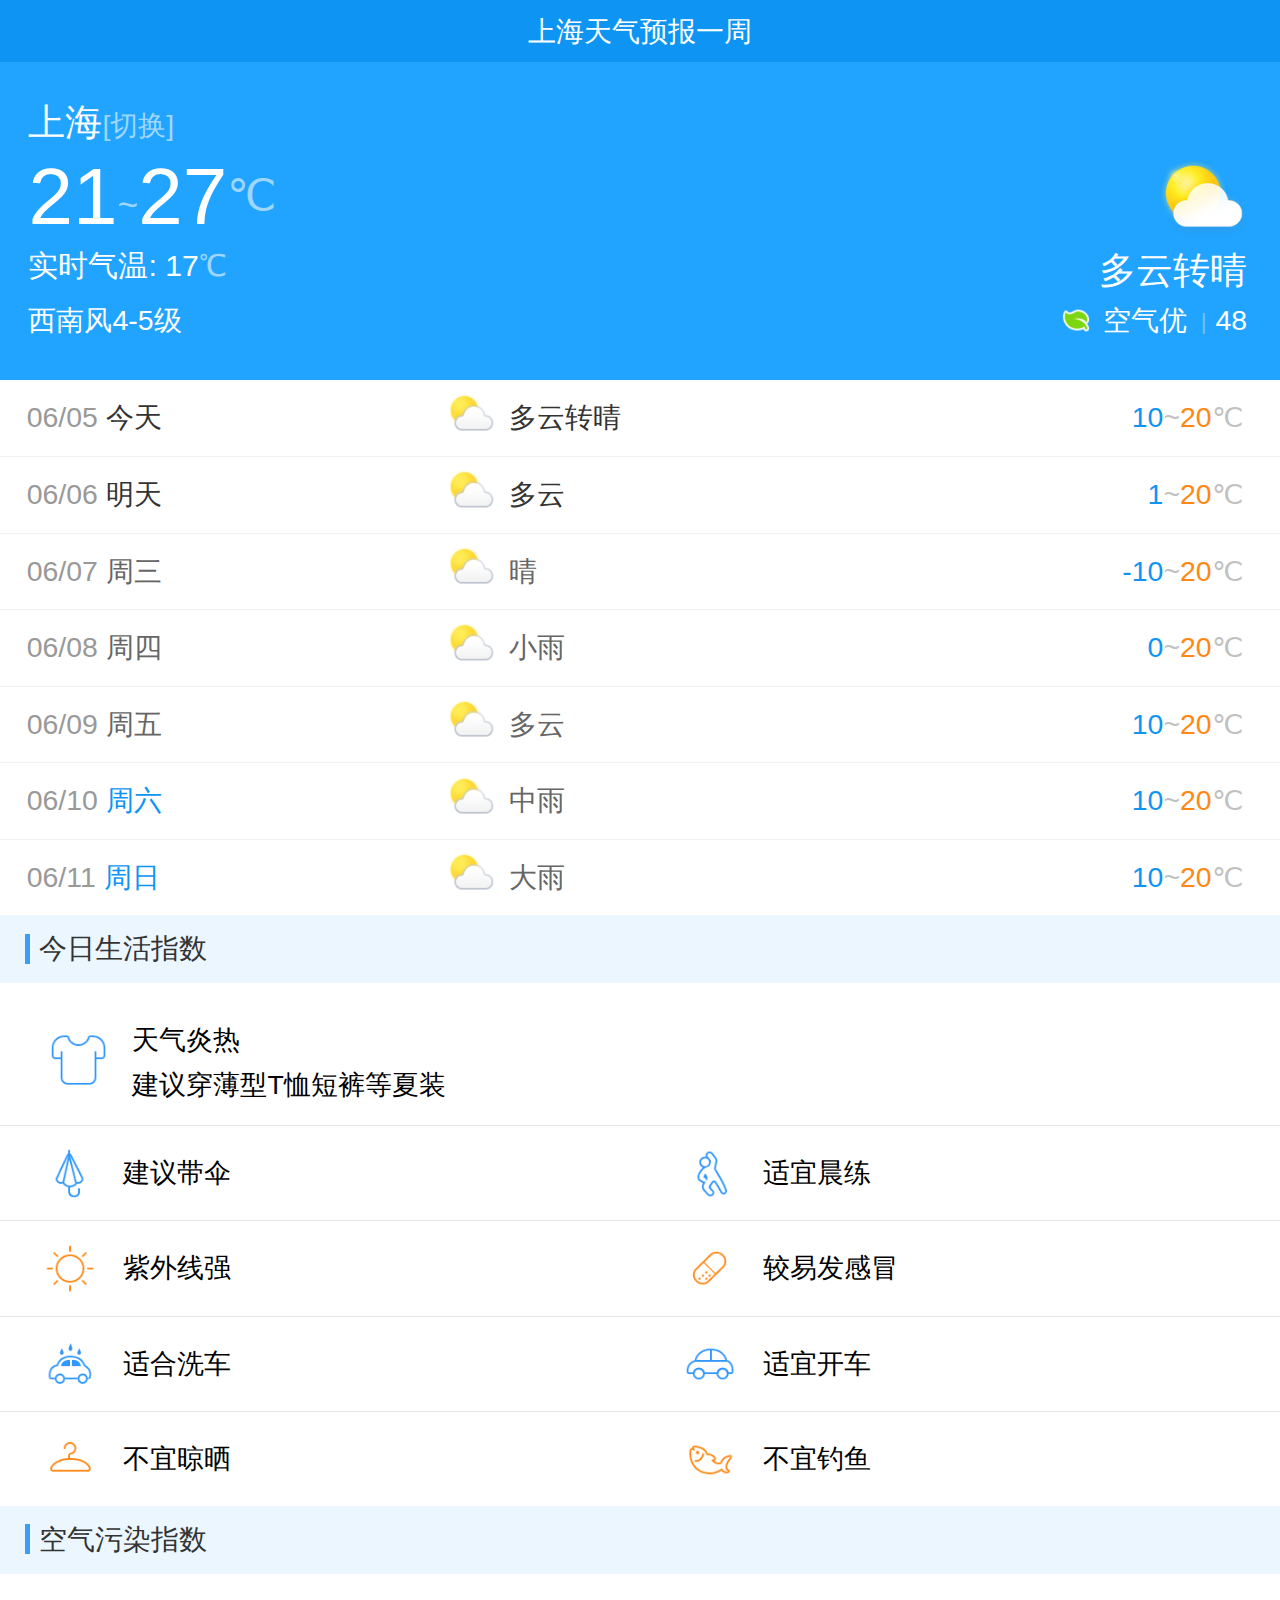
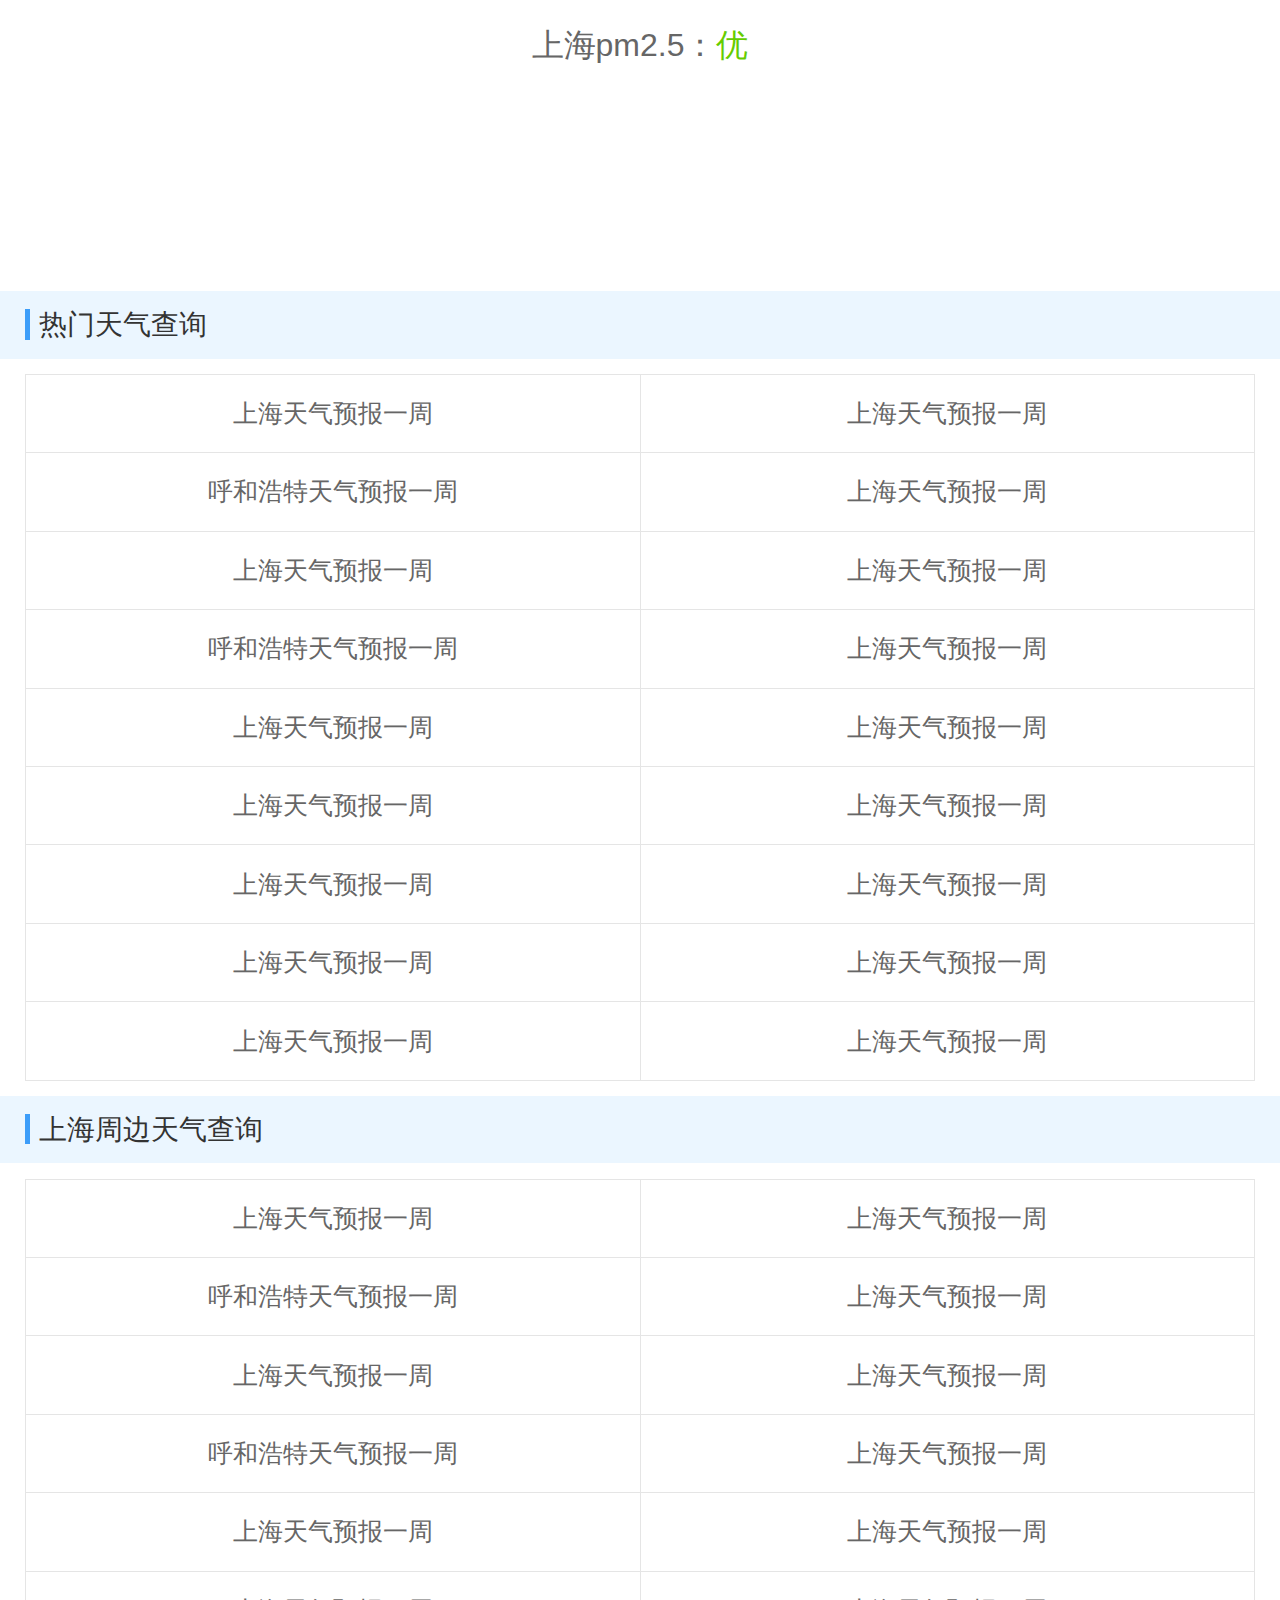
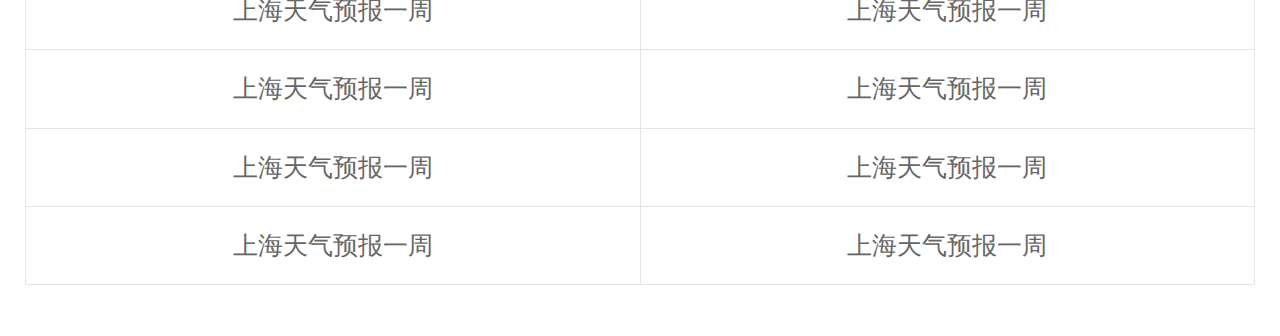
<file: weather/index.html>
<!DOCTYPE html>
<html lang="en">
<head>
	<meta charset="UTF-8">
	<title>城市天气预报一周</title>
	<meta content="width=device-width,initial-scale=1.0,maximum-scale=1.0,user-scalable=no" id="viewport" name="viewport">
	<meta content="" name="Description">
	<meta content="" name="Keywords">
	<link rel="stylesheet" href="css/style.css">
	<!--<script src="http://waptianqi.2345.com/js/zepto.min.js"></script>-->
</head>
<body>
	<div class="wrapper">
		<header>
			<h1 class="title">上海天气预报一周</h1>
		</header>
		<section class="today-7d-detail">
			<div class="city-name"><a href="#"><span>上海</span><b class="switch">[切换]</b></a></div>
			<div class="temperature">21<s>~</s>27<span class="degrees">℃</span></div>
			<p class="updated">实时气温: 17<span>℃</span></p>
			<div class="weather-icon">
				<a href="today.htm">
					<span class="wl-28"></span>
				</a>
				<div class="phrase">多云转晴</div>
			</div>

			<div class="primary">		
				<div class="wind">西南风4-5级</div>
			</div>
			<div class="air-quality">
				<span class="aqi-icon-lv1"></span>空气优<span class="number">48</span>
			</div>
		</section>
		<section class="days7-weather">
			<ul class="wealist">
				<li class="today">
					<div class="date">06/05&nbsp;<span>今天</span></div>
					<div class="phrase"><span class="ws-28"></span>多云转晴</div>
					<div class="temperature"><span class="low">10</span>~<span class="high">20</span><span class="degrees">℃</span></div>
				</li>
				<li class="tomorrow">
					<div class="date">06/06&nbsp;<span>明天</span></div>
					<div class="phrase"><span class="ws-28"></span>多云</div>
					<div class="temperature"><span class="low">1</span>~<span class="high">20</span><span class="degrees">℃</span></div>
				</li>
				<li>
					<div class="date">06/07&nbsp;<span>周三</span></div>
					<div class="phrase"><span class="ws-28"></span>晴</div>
					<div class="temperature"><span class="low">-10</span>~<span class="high">20</span><span class="degrees">℃</span></div>
				</li>
				<li>
					<div class="date">06/08&nbsp;<span>周四</span></div>
					<div class="phrase"><span class="ws-28"></span>小雨</div>
					<div class="temperature"><span class="low">0</span>~<span class="high">20</span><span class="degrees">℃</span></div>
				</li>
				<li>
					<div class="date">06/09&nbsp;<span>周五</span></div>
					<div class="phrase"><span class="ws-28"></span>多云</div>
					<div class="temperature"><span class="low">10</span>~<span class="high">20</span><span class="degrees">℃</span></div>
				</li>
				<li class="rest-day">
					<div class="date">06/10&nbsp;<span>周六</span></div>
					<div class="phrase"><span class="ws-28"></span>中雨</div>
					<div class="temperature"><span class="low">10</span>~<span class="high">20</span><span class="degrees">℃</span></div>
				</li>
				<li class="rest-day">
					<div class="date">06/11&nbsp;<span>周日</span></div>
					<div class="phrase"><span class="ws-28"></span>大雨</div>
					<div class="temperature"><span class="low">10</span>~<span class="high">20</span><span class="degrees">℃</span></div>
				</li>
			</ul>
		</section>
		<section class="today-life-index">
			<h2 class="btitle">今日生活指数</h2>
			<dl class="bmeta">
				<dt>
					<div>
						<img src="images/clothing/1.png">
					</div>
					<p>
						天气炎热
						<br>建议穿薄型T恤短裤等夏装
					</p>
				</dt>
				<dd>
					<div>
						<span class="life-rain1"></span>
						<p>建议带伞</p>
					</div>
					<div>
						<span class="life-moring1"></span>
						<p>适宜晨练</p>
					</div>
				</dd>
				<dd>
					<div>
						<span class="life-dressed2"></span>
						<p>紫外线强</p>
					</div>
					<div>
						<span class="life-cold2"></span>
						<p>较易发感冒</p>
					</div>
				</dd>
				<dd>
					<div>
						<span class="life-carwash1"></span>
						<p>适合洗车</p>
					</div>
					<div>
						<span class="life-driving1"></span>
						<p>适宜开车</p>
					</div>
				</dd>
				<dd>
					<div>
						<span class="life-sun2"></span>
						<p>不宜晾晒</p>
					</div>
					<div>
						<span class="life-fishing2"></span>
						<p>不宜钓鱼</p>
					</div>
				</dd>
			</dl>
		</section>
		<section class="aqi-pm">
			<h2 class="btitle">空气污染指数</h2>
			<div class="aqi-pm-lv1">
				<div class="aqi_container">
					<h3>
						<a href="javascript:;">上海pm2.5：<span class="phrase">优</span></a>
					</h3>
					<div class="progress">
						<div class="scale">
							<div class="cur" style="left:0%;">0</div>
						</div>
					</div>
				</div>
			</div>
		</section>
		<section class="hot-city">
			<h2 class="btitle">热门天气查询</h2>
			<div class="bmeta">
				<table border="1">
					<tr>
						<td><a href="#">上海天气预报一周</a></td>
						<td><a href="#">上海天气预报一周</a></td>
					</tr>
					<tr>
						<td><a href="#">呼和浩特天气预报一周</a></td>
						<td><a href="#">上海天气预报一周</a></td>
					</tr>
					<tr>
						<td><a href="#">上海天气预报一周</a></td>
						<td><a href="#">上海天气预报一周</a></td>
					</tr>
					<tr>
						<td><a href="#">呼和浩特天气预报一周</a></td>
						<td><a href="#">上海天气预报一周</a></td>
					</tr>
					<tr>
						<td><a href="#">上海天气预报一周</a></td>
						<td><a href="#">上海天气预报一周</a></td>
					</tr>
					<tr>
						<td><a href="#">上海天气预报一周</a></td>
						<td><a href="#">上海天气预报一周</a></td>
					</tr>
					<tr>
						<td><a href="#">上海天气预报一周</a></td>
						<td><a href="#">上海天气预报一周</a></td>
					</tr>
					<tr>
						<td><a href="#">上海天气预报一周</a></td>
						<td><a href="#">上海天气预报一周</a></td>
					</tr>
					<tr>
						<td><a href="#">上海天气预报一周</a></td>
						<td><a href="#">上海天气预报一周</a></td>
					</tr>
				</table>
			</div>
		</section>
		<section class="nearby-city">
			<h2 class="btitle">上海周边天气查询</h2>
			<div class="bmeta">
				<table border="1">
					<tr>
						<td><a href="#">上海天气预报一周</a></td>
						<td><a href="#">上海天气预报一周</a></td>
					</tr>
					<tr>
						<td><a href="#">呼和浩特天气预报一周</a></td>
						<td><a href="#">上海天气预报一周</a></td>
					</tr>
					<tr>
						<td><a href="#">上海天气预报一周</a></td>
						<td><a href="#">上海天气预报一周</a></td>
					</tr>
					<tr>
						<td><a href="#">呼和浩特天气预报一周</a></td>
						<td><a href="#">上海天气预报一周</a></td>
					</tr>
					<tr>
						<td><a href="#">上海天气预报一周</a></td>
						<td><a href="#">上海天气预报一周</a></td>
					</tr>
					<tr>
						<td><a href="#">上海天气预报一周</a></td>
						<td><a href="#">上海天气预报一周</a></td>
					</tr>
					<tr>
						<td><a href="#">上海天气预报一周</a></td>
						<td><a href="#">上海天气预报一周</a></td>
					</tr>
					<tr>
						<td><a href="#">上海天气预报一周</a></td>
						<td><a href="#">上海天气预报一周</a></td>
					</tr>
					<tr>
						<td><a href="#">上海天气预报一周</a></td>
						<td><a href="#">上海天气预报一周</a></td>
					</tr>
				</table>
			</div>
		</section>
	</div>
</body>
</html>
</file>
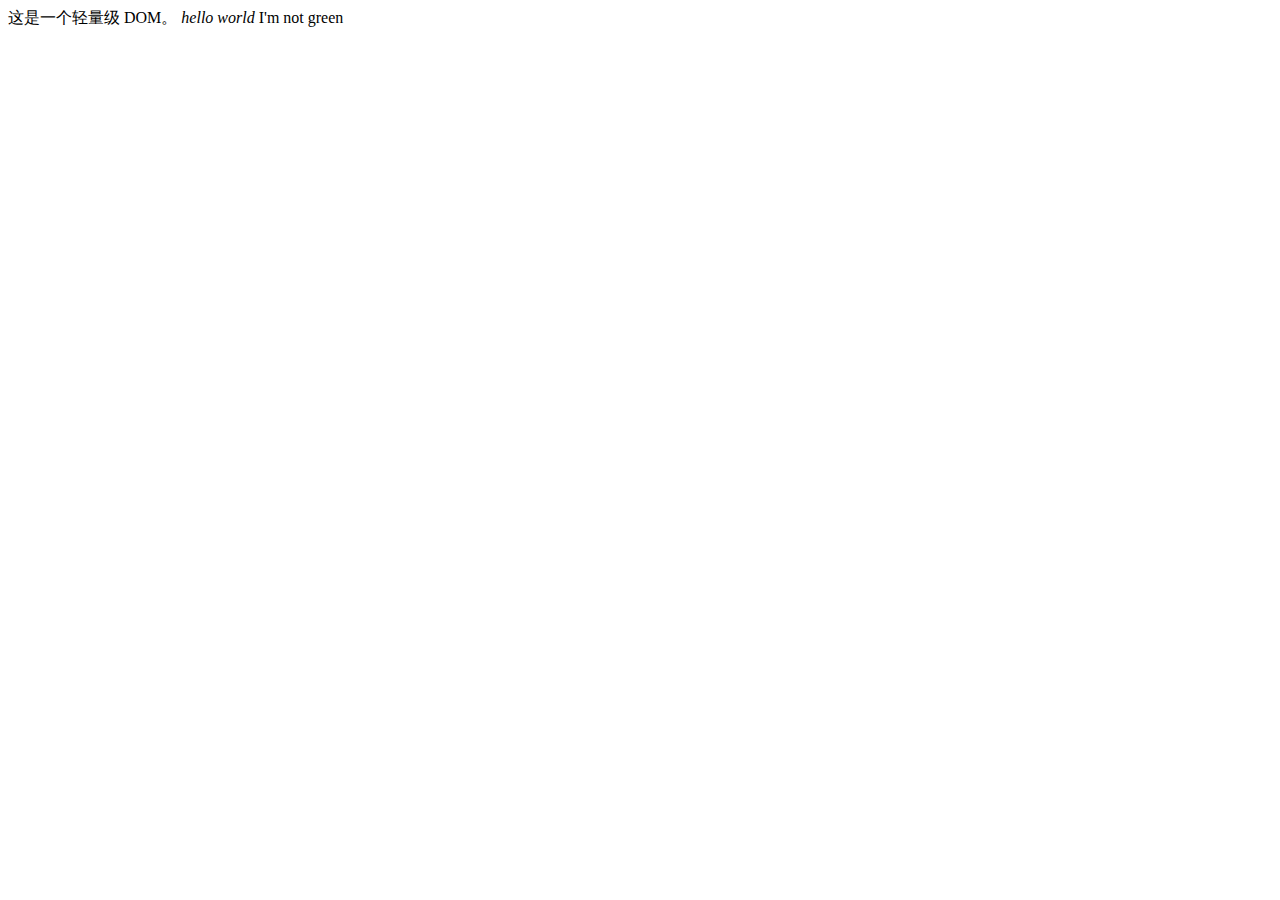
<file: shadow_dom3.html>
<!DOCTYPE html>
<html lang="en">

<head>
    <meta charset="UTF-8">
    <title>shaddow Dom3</title>
    <style>
    	my-element::shadow span{
    		color: red
    	}
    </style>
</head>

<body>
    <my-element>
        这是一个轻量级 DOM。
        <i>hello</i>
        <i>world</i>
    </my-element>
    <span>I'm not green</span>
    <script>
    var MyElement = document.registerElement('my-element', {
        prototype: Object.create(HTMLElement.prototype, {
            createdCallback: {
                value: function() {
                    var shadow = this.createShadowRoot();

                    // shadow.innerHTML = '‘轻量级 DOM 中的 "i" 标签为: ' +
                    //     '<content select="i" />';

                    shadow.innerHTML = "<style>span { color: green }</style>" +
                        "<span>I'm green</span>";
                }
            }
        })

    });
    console.log(MyElement);
    </script>
</body>

</html>
</file>
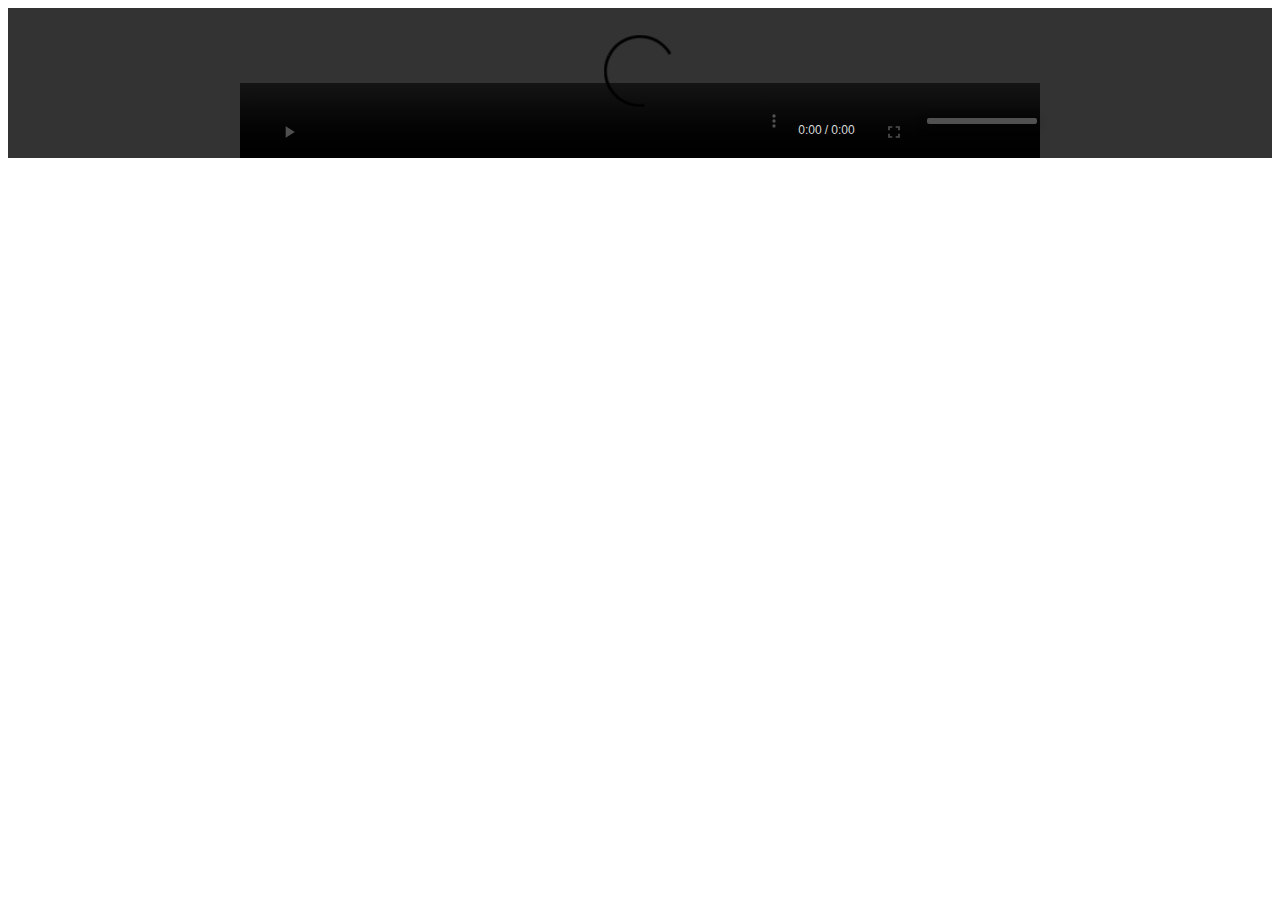
<file: video.html>
<!DOCTYPE html>
<html lang="en">

<head>
    <meta charset="UTF-8">
    <title>视频测试页</title>
    <meta name="viewport" content="width=device-width, user-scalable=no, initial-scale=1.0, maximum-scale=1.0, minimum-scale=1.0">
    <link rel="stylesheet" href="video.css">
</head>

<body>
    <video id="media" controls="controls" name="media" preload="preload" width="100%">
        <source src="http://vod.weathertv.cn/2015/11/11/ThmY59m_1447242867903_90arsui_2.mp4" type="video/mp4" />
    </video>
    <!-- <input type="date"> -->
    <script>
    // var div = document.createElement("div");
    // var root = div.createShadowRoot();
    // root.innerHTML = "<style>.video_loading_icon { position:absolute;width:50px;height:50px;margin-left:-25px; margin-top:-25px;background: red;-webkit-animation:rotate 1.5s infinite linear;} @-webkit-keyframes rotate{from {-webkit-transform:rotateZ(0deg);}to {-webkit-transform:rotateZ(360deg);}}</style>" +
    //     "<div class='video_loading_icon'></div>";
    // document.body.appendChild(root);

    // var video = document.querySelector('video'),
    //     Loading = document.querySelector('.video_loading_icon');
    // Loading.style.display = "none";
    // video.addEventListener('canplay', function() {
    //     // 计算中心点离左边的偏移值
    //     var _left = video.offsetLeft + video.offsetWidth / 2,
    //         // 计算中心点离顶部的偏移值
    //         _top = video.offsetTop + video.offsetHeight / 2;
    //     Loading.style.display = "block";
    //     Loading.style.left = _left + "px";
    //     Loading.style.top = _top + "px";
    // });
    </script>
</body>

</html>
</file>
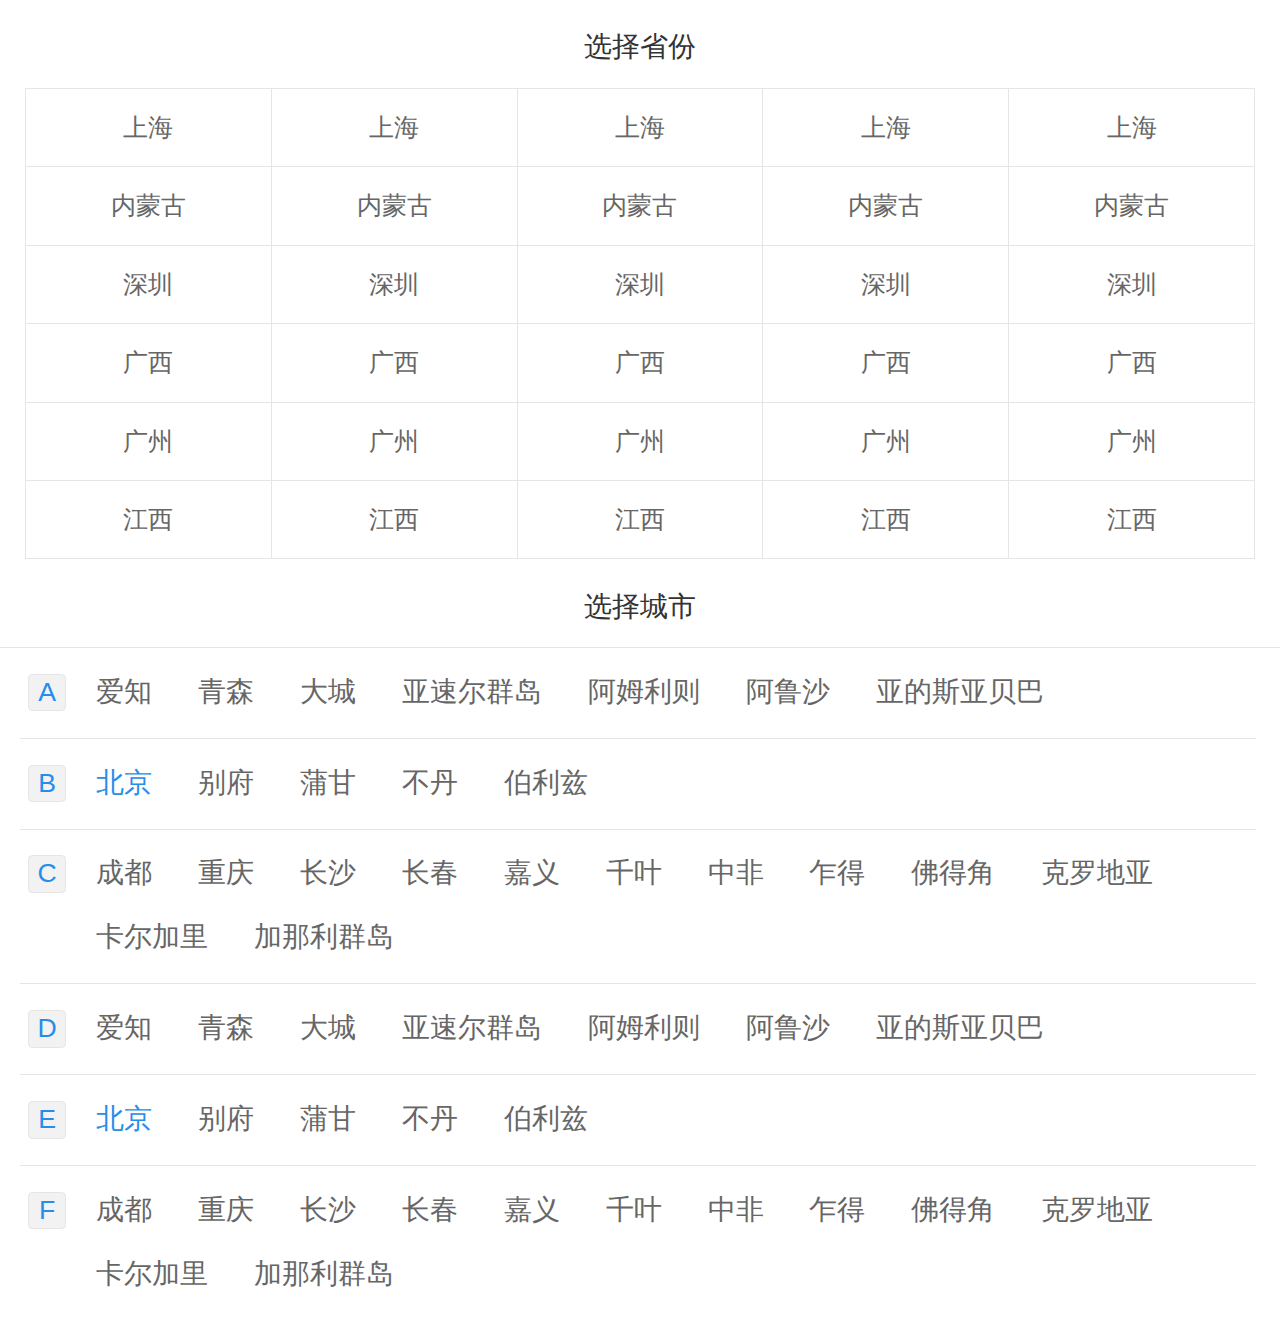
<file: weather/home.html>
<!DOCTYPE html>
<html lang="en">
<head>
	<meta charset="UTF-8">
	<title></title>
	<meta content="width=device-width,initial-scale=1.0,maximum-scale=1.0,user-scalable=no" id="viewport" name="viewport">
	<meta content="" name="Description">
	<meta content="" name="Keywords">
	<link rel="stylesheet" href="css/style.css">
	<!--<script src="http://waptianqi.2345.com/js/zepto.min.js"></script>-->
</head>
<body>
	<div class="wrapper">
		<section class="select-list">
			<h2 class="btitle">选择省份</h2>
			<div class="bmeta">
				<table border="1">
					<tr>
						<td><a href="city-list.html">上海</a></td>
						<td><a href="city-list.html">上海</a></td>
						<td><a href="city-list.html">上海</a></td>
						<td><a href="city-list.html">上海</a></td>
						<td><a href="city-list.html">上海</a></td>
					</tr>
					<tr>
						<td><a href="city-list.html">内蒙古</a></td>
						<td><a href="city-list.html">内蒙古</a></td>
						<td><a href="city-list.html">内蒙古</a></td>
						<td><a href="city-list.html">内蒙古</a></td>
						<td><a href="city-list.html">内蒙古</a></td>
					</tr>
					<tr>
						<td><a href="city-list.html">深圳</a></td>
						<td><a href="city-list.html">深圳</a></td>
						<td><a href="city-list.html">深圳</a></td>
						<td><a href="city-list.html">深圳</a></td>
						<td><a href="city-list.html">深圳</a></td>
					</tr>
					<tr>
						<td><a href="city-list.html">广西</a></td>
						<td><a href="city-list.html">广西</a></td>
						<td><a href="city-list.html">广西</a></td>
						<td><a href="city-list.html">广西</a></td>
						<td><a href="city-list.html">广西</a></td>
					</tr>
					<tr>
						<td><a href="city-list.html">广州</a></td>
						<td><a href="city-list.html">广州</a></td>
						<td><a href="city-list.html">广州</a></td>
						<td><a href="city-list.html">广州</a></td>
						<td><a href="city-list.html">广州</a></td>
					</tr>
					<tr>
						<td><a href="city-list.html">江西</a></td>
						<td><a href="city-list.html">江西</a></td>
						<td><a href="city-list.html">江西</a></td>
						<td><a href="city-list.html">江西</a></td>
						<td><a href="city-list.html">江西</a></td>
					</tr>
				</table>
			</div>
		</section>
		<section class="select-city">
			<h2 class="btitle">选择城市</h2>
			<div class="bmeta">
				<dl>
					<dt>A</dt>
					<dd>
						<a href="index.html">爱知</a>
						<a href="#">青森</a>   
						<a href="#">大城</a>
						<a href="#">亚速尔群岛</a>
						<a href="#">阿姆利则</a>     
						<a href="#">阿鲁沙</a>    
						<a href="#">亚的斯亚贝巴</a>
					</dd>
					<dt>B</dt>
					<dd>
						<a class="active" href="#">北京</a>
						<a href="#">别府</a>   
						<a href="#">蒲甘</a>
						<a href="#">不丹</a>
						<a href="#">伯利兹</a>
					</dd>
					<dt>C</dt>
					<dd>
						<a href="#">成都</a>
						<a href="#">重庆</a>   
						<a href="#">长沙</a>
						<a href="#">长春</a>
						<a href="#">嘉义</a>     
						<a href="#">千叶</a>    
						<a href="#">中非</a>
						<a href="#">乍得</a>
						<a href="#">佛得角</a>
						<a href="#">克罗地亚</a>
						<a href="#">卡尔加里</a>
						<a href="#">加那利群岛</a>
					</dd>
					<dt>D</dt>
					<dd>
						<a href="#">爱知</a>
						<a href="#">青森</a>   
						<a href="#">大城</a>
						<a href="#">亚速尔群岛</a>
						<a href="#">阿姆利则</a>     
						<a href="#">阿鲁沙</a>    
						<a href="#">亚的斯亚贝巴</a>
					</dd>
					<dt>E</dt>
					<dd>
						<a class="active" href="#">北京</a>
						<a href="#">别府</a>   
						<a href="#">蒲甘</a>
						<a href="#">不丹</a>
						<a href="#">伯利兹</a>
					</dd>
					<dt>F</dt>
					<dd>
						<a href="#">成都</a>
						<a href="#">重庆</a>   
						<a href="#">长沙</a>
						<a href="#">长春</a>
						<a href="#">嘉义</a>     
						<a href="#">千叶</a>    
						<a href="#">中非</a>
						<a href="#">乍得</a>
						<a href="#">佛得角</a>
						<a href="#">克罗地亚</a>
						<a href="#">卡尔加里</a>
						<a href="#">加那利群岛</a>
					</dd>
				</dl>
			</div>
		</section>
	</div>
</body>
</html>
</file>
<file: weather/css/style.css>
html {
  overflow-y: scroll;
  -webkit-text-size-adjust: 100%;
}
html * {
  -webkit-tap-highlight-color: transparent;
  -webkit-tap-highlight-color: transparent;
}

html, body {
  font-family: sans-serif;
}

body, div, dl, dt, dd, ul, ol, li, h1, h2, h3, h4, h5, h6, pre, code, form, fieldset, legend, input, textarea, p, blockquote, th, td, hr, button, article, aside, details, figcaption, figure, footer, header, hgroup, menu, nav, section {
  margin: 0;
  padding: 0;
}

table {
  border-collapse: collapse;
  border-spacing: 0;
}

caption, th {
  text-align: left;
}

fieldset, img {
  border: 0;
}

em, i, strong {
  font-style: normal;
}

h1, h2, h3, h4, h5, h6 {
  font-size: 100%;
  font-weight: normal;
}

ul, ol {
  list-style: none;
}

del {
  text-decoration: line-through;
}

input, button, textarea, select {
  font-size: 100%;
  border: none;
  background: none;
  -webkit-appearance: none;
}

a, button, input, select, textarea, a:focus, button:focus, input:focus, select:focus, textarea:focus {
  outline: 0 none;
}

a {
  text-decoration: none;
  color: #666;
}

.clearfix:before, .clearfix:after {
  content: "";
  display: table;
}
.clearfix:after {
  clear: both;
}

::-webkit-input-placeholder {
  color: #999;
}

::-moz-placeholder {
  color: #999;
}

:-moz-placeholder {
  color: #999;
}

@media only screen {
  html {
    font-size: 12px;
  }
}
@media only screen and (min-width: 321px) and (max-width: 479px) {
  html {
    font-size: 14px;
  }
}
@media only screen and (min-width: 480px) and (max-width: 639px) {
  html {
    font-size: 18px;
  }
}
@media only screen and (min-width: 640px) {
  html {
    font-size: 24px;
  }
}
.wrapper {
  font-size: 0.88889rem;
}

body {
  font-family: Microsoft Yahei, sans-serif;
}

header {
  position: relative;
  background: #0e95f3;
  height: 2.59259rem;
}
header .title {
  text-align: center;
  line-height: 2.59259rem;
  font-size: 1.18519rem;
  color: #fff;
}
header .back {
  position: absolute;
  left: 0;
  top: 0;
  padding: 0 0.88889rem;
  line-height: 2.59259rem;
  font-size: 1.18519rem;
  color: #fff;
}
header .back-icon:before {
  content: "";
  display: inline-block;
  width: 0.59259rem;
  height: 0.62963rem;
  margin-right: 0.14815rem;
  vertical-align: 5%;
  background: url('[data-uri]');
  background-size: 0.59259rem 0.62963rem;
}

.today-7d-detail .city-name, .today-3d-detail .city-name, .today-5d-detail .city-name, .today-10d-detail .city-name, .today-15d-detail .city-name, .today-30d-detail .city-name, .today-7d-detail .temperature, .today-3d-detail .temperature, .today-5d-detail .temperature, .today-10d-detail .temperature, .today-15d-detail .temperature, .today-30d-detail .temperature, .today-7d-detail .updated, .today-3d-detail .updated, .today-5d-detail .updated, .today-10d-detail .updated, .today-15d-detail .updated, .today-30d-detail .updated, .today-7d-detail .weather-icon, .today-3d-detail .weather-icon, .today-5d-detail .weather-icon, .today-10d-detail .weather-icon, .today-15d-detail .weather-icon, .today-30d-detail .weather-icon, .today-7d-detail .primary, .today-3d-detail .primary, .today-5d-detail .primary, .today-10d-detail .primary, .today-15d-detail .primary, .today-30d-detail .primary, .today-7d-detail .air-quality, .today-3d-detail .air-quality, .today-5d-detail .air-quality, .today-10d-detail .air-quality, .today-15d-detail .air-quality, .today-30d-detail .air-quality {
  position: absolute;
}

.today-7d-detail .temperature span, .today-3d-detail .temperature span, .today-5d-detail .temperature span, .today-10d-detail .temperature span, .today-15d-detail .temperature span, .today-30d-detail .temperature span, .today-7d-detail .temperature s, .today-3d-detail .temperature s, .today-5d-detail .temperature s, .today-10d-detail .temperature s, .today-15d-detail .temperature s, .today-30d-detail .temperature s, .today-7d-detail .updated span, .today-3d-detail .updated span, .today-5d-detail .updated span, .today-10d-detail .updated span, .today-15d-detail .updated span, .today-30d-detail .updated span {
  color: rgba(255, 255, 255, 0.57);
}

.today-7d-detail, .today-3d-detail, .today-5d-detail, .today-10d-detail, .today-15d-detail, .today-30d-detail {
  position: relative;
  height: 13.25926rem;
  background: #21a4ff;
  color: #fff;
}
.today-7d-detail .city-name, .today-3d-detail .city-name, .today-5d-detail .city-name, .today-10d-detail .city-name, .today-15d-detail .city-name, .today-30d-detail .city-name {
  font-size: 1.55556rem;
}
.today-7d-detail .city-name a, .today-3d-detail .city-name a, .today-5d-detail .city-name a, .today-10d-detail .city-name a, .today-15d-detail .city-name a, .today-30d-detail .city-name a {
  color: inherit;
  text-decoration: inherit;
  cursor: inherit;
}
.today-7d-detail .city-name a:active, .today-3d-detail .city-name a:active, .today-5d-detail .city-name a:active, .today-10d-detail .city-name a:active, .today-15d-detail .city-name a:active, .today-30d-detail .city-name a:active, .today-7d-detail .city-name a:focus, .today-3d-detail .city-name a:focus, .today-5d-detail .city-name a:focus, .today-10d-detail .city-name a:focus, .today-15d-detail .city-name a:focus, .today-30d-detail .city-name a:focus {
  outline: none;
}
.today-7d-detail .city-name b, .today-3d-detail .city-name b, .today-5d-detail .city-name b, .today-10d-detail .city-name b, .today-15d-detail .city-name b, .today-30d-detail .city-name b {
  font-weight: normal;
  font-size: 1.18519rem;
  color: rgba(255, 255, 255, 0.57);
}
.today-7d-detail .temperature, .today-3d-detail .temperature, .today-5d-detail .temperature, .today-10d-detail .temperature, .today-15d-detail .temperature, .today-30d-detail .temperature {
  font-size: 3.33333rem;
}
.today-7d-detail .temperature span, .today-3d-detail .temperature span, .today-5d-detail .temperature span, .today-10d-detail .temperature span, .today-15d-detail .temperature span, .today-30d-detail .temperature span {
  display: inline-block;
  vertical-align: text-top;
  margin-top: 0.74074rem;
  font-size: 1.85185rem;
}
.today-7d-detail .temperature s, .today-3d-detail .temperature s, .today-5d-detail .temperature s, .today-10d-detail .temperature s, .today-15d-detail .temperature s, .today-30d-detail .temperature s {
  display: inline-block;
  vertical-align: text-top;
  line-height: 1;
  margin-top: 1.48148rem;
  text-decoration: none;
  font-size: 1.48148rem;
}
.today-7d-detail .updated, .today-3d-detail .updated, .today-5d-detail .updated, .today-10d-detail .updated, .today-15d-detail .updated, .today-30d-detail .updated {
  font-size: 1.25926rem;
}
.today-7d-detail .weather-icon, .today-3d-detail .weather-icon, .today-5d-detail .weather-icon, .today-10d-detail .weather-icon, .today-15d-detail .weather-icon, .today-30d-detail .weather-icon {
  text-align: right;
}
.today-7d-detail .weather-icon span, .today-3d-detail .weather-icon span, .today-5d-detail .weather-icon span, .today-10d-detail .weather-icon span, .today-15d-detail .weather-icon span, .today-30d-detail .weather-icon span {
  display: inline-block;
}
.today-7d-detail .phrase, .today-3d-detail .phrase, .today-5d-detail .phrase, .today-10d-detail .phrase, .today-15d-detail .phrase, .today-30d-detail .phrase {
  font-size: 1.55556rem;
}
.today-7d-detail .primary, .today-3d-detail .primary, .today-5d-detail .primary, .today-10d-detail .primary, .today-15d-detail .primary, .today-30d-detail .primary {
  margin-right: auto;
  font-size: 1.18519rem;
}
.today-7d-detail .air-quality, .today-3d-detail .air-quality, .today-5d-detail .air-quality, .today-10d-detail .air-quality, .today-15d-detail .air-quality, .today-30d-detail .air-quality {
  text-align: right;
  font-size: 1.18519rem;
}
.today-7d-detail .air-quality [class*=aqi], .today-3d-detail .air-quality [class*=aqi], .today-5d-detail .air-quality [class*=aqi], .today-10d-detail .air-quality [class*=aqi], .today-15d-detail .air-quality [class*=aqi], .today-30d-detail .air-quality [class*=aqi] {
  display: inline-block;
  margin-right: 0.55556rem;
  vertical-align: -13%;
}
.today-7d-detail .air-quality .number:before, .today-3d-detail .air-quality .number:before, .today-5d-detail .air-quality .number:before, .today-10d-detail .air-quality .number:before, .today-15d-detail .air-quality .number:before, .today-30d-detail .air-quality .number:before {
  content: "|";
  display: inline-block;
  font-size: .8em;
  vertical-align: 5%;
  color: #74bff3;
  margin: 0 0.37037rem 0 0.55556rem;
}

.today-7d-detail .city-name, .today-7d-detail .temperature, .today-7d-detail .updated, .today-7d-detail .primary, .today-3d-detail .temperature, .today-3d-detail .updated, .today-3d-detail .primary, .today-5d-detail .temperature, .today-5d-detail .updated, .today-5d-detail .primary, .today-10d-detail .temperature, .today-10d-detail .updated, .today-10d-detail .primary, .today-15d-detail .city-name, .today-15d-detail .temperature, .today-15d-detail .air-quality, .today-30d-detail .city-name, .today-30d-detail .temperature, .today-30d-detail .air-quality {
  left: 1.18519rem;
}

.today-7d-detail .weather-icon, .today-7d-detail .air-quality, .today-3d-detail .city-name, .today-3d-detail .weather-icon, .today-3d-detail .air-quality, .today-5d-detail .city-name, .today-5d-detail .weather-icon, .today-5d-detail .air-quality, .today-10d-detail .weather-icon, .today-10d-detail .air-quality, .today-15d-detail .updated, .today-15d-detail .weather-icon, .today-15d-detail .primary, .today-30d-detail .updated, .today-30d-detail .weather-icon, .today-30d-detail .primary {
  right: 1.37037rem;
}

.today-7d-detail .city-name {
  top: 1.48148rem;
}
.today-7d-detail .temperature {
  top: 3.7037rem;
}
.today-7d-detail .updated {
  top: 7.66667rem;
}
.today-7d-detail .weather-icon {
  top: 3.7037rem;
}
.today-7d-detail .primary {
  top: 10rem;
}
.today-7d-detail .air-quality {
  top: 10rem;
}

.today-3d-detail {
  height: 11.85185rem;
}
.today-3d-detail .city-name {
  top: 1.48148rem;
}
.today-3d-detail .temperature {
  top: 1.11111rem;
}
.today-3d-detail .updated {
  top: 5.92593rem;
}
.today-3d-detail .weather-icon {
  top: 3.7037rem;
}
.today-3d-detail .primary {
  top: 8.14815rem;
}
.today-3d-detail .air-quality {
  display: none;
  top: 8.51852rem;
}

.today-5d-detail {
  height: 11.85185rem;
}
.today-5d-detail .city-name {
  top: 1.2963rem;
}
.today-5d-detail .temperature {
  top: 0.74074rem;
}
.today-5d-detail .updated {
  top: 5.92593rem;
}
.today-5d-detail .weather-icon {
  top: 4.07407rem;
}
.today-5d-detail .primary {
  top: 8.51852rem;
}
.today-5d-detail .air-quality {
  display: none;
  top: 9.25926rem;
}

.today-10d-detail .city-name {
  top: 1.48148rem;
  left: 0;
  right: 0;
  text-align: center;
}
.today-10d-detail .temperature {
  top: 3.33333rem;
}
.today-10d-detail .updated {
  top: 7.77778rem;
}
.today-10d-detail .weather-icon {
  top: 5rem;
}
.today-10d-detail .primary {
  top: 10rem;
}
.today-10d-detail .air-quality {
  display: none;
  top: 10rem;
}

.today-15d-detail .city-name {
  top: 1.48148rem;
}
.today-15d-detail .temperature {
  top: 4.25926rem;
}
.today-15d-detail .updated {
  top: 1.48148rem;
}
.today-15d-detail .weather-icon {
  top: 3.85185rem;
}
.today-15d-detail .primary {
  top: 10.18519rem;
}
.today-15d-detail .air-quality {
  top: 10.18519rem;
}

.today-30d-detail .city-name {
  top: 1.48148rem;
}
.today-30d-detail .temperature {
  top: 4.25926rem;
}
.today-30d-detail .updated {
  top: 1.48148rem;
}
.today-30d-detail .weather-icon {
  top: 3.85185rem;
}
.today-30d-detail .primary {
  top: 10.18519rem;
}
.today-30d-detail .air-quality {
  top: 10.18519rem;
}

.wealist {
  display: table;
  width: 100%;
  border-collapse: collapse;
  font-size: 1.18519rem;
}
.wealist li {
  line-height: 3.14815rem;
  display: table-row;
  display: -webkit-flex;
  display: flex;
  border-bottom: 1px solid #f0f3f5;
}
.wealist li:last-child {
  border: none;
}
.wealist li .date, .wealist li .phrase {
  white-space: nowrap;
}
.wealist li > div {
  display: table-cell;
}
.wealist li .date {
  -webkit-flex: 0 1 33%;
  flex: 0 1 33%;
  padding-left: 1.11111rem;
  color: #999;
}
.wealist li .date span {
  color: #666;
}
.wealist li .phrase {
  -webkit-flex: 1 1 30%;
  flex: 1 1 30%;
  margin: 0 auto;
  text-align: left;
  color: #666;
}
.wealist li .phrase span {
  display: inline-block;
  margin-right: 0.55556rem;
  vertical-align: -10%;
}
.wealist li .temperature {
  padding-right: 1.55556rem;
  text-align: right;
  color: #c1c1c1;
}
.wealist li .temperature .low {
  color: #0e95f3;
}
.wealist li .temperature .high {
  color: #ff8814;
}
.wealist li.today .date span, .wealist li.tomorrow .date span, .wealist li.today .phrase, .wealist li.tomorrow .phrase {
  color: #333;
}
.wealist li.rest-day .date span {
  color: #0e95f3;
}

section.today-life-index .btitle, section.aqi-pm .btitle, section.hot-city .btitle, section.nearby-city .btitle {
  padding: 0 1.03704rem;
  line-height: 2.81481rem;
  font-size: 1.18519rem;
  color: #333;
  background: #ebf6ff;
}
section.today-life-index .btitle:before, section.aqi-pm .btitle:before, section.hot-city .btitle:before, section.nearby-city .btitle:before {
  content: "";
  display: inline-block;
  width: 0.22222rem;
  height: 1.25926rem;
  margin-right: 0.37037rem;
  vertical-align: -8%;
  background: #3c9df9;
}

section.city-list .btitle, section.town-list .btitle, section.select-list .btitle, section.select-city .btitle {
  margin-top: 1.18519rem;
  font-size: 1.18519rem;
  text-align: center;
  color: #333;
}

section.today-life-index .bmeta dt {
  display: table;
  display: -webkit-flex;
  display: flex;
  -webkit-align-items: center;
  align-items: center;
  width: 100%;
  box-sizing: border-box;
  padding: 1.48148rem 0 0.74074rem 2.03704rem;
}
section.today-life-index .bmeta dt div {
  display: table-cell;
  vertical-align: middle;
  width: 2.37037rem;
}
section.today-life-index .bmeta dt img {
  width: 2.44444rem;
  height: 2.44444rem;
}
section.today-life-index .bmeta dt p {
  display: table-cell;
  vertical-align: middle;
  padding-left: 1.11111rem;
  font-size: 1.11111rem;
  line-height: 1.85185rem;
}
section.today-life-index .bmeta dd {
  display: table;
  display: -webkit-flex;
  display: flex;
  width: 100%;
  border-collapse: collapse;
  border-top: 1px solid #e5e5e5;
}
section.today-life-index .bmeta dd div {
  display: table-cell;
  display: -webkit-flex;
  display: flex;
  -webkit-align-items: center;
  align-items: center;
  width: 50%;
  padding: 0.88889rem 0 0.88889rem 1.85185rem;
}
section.today-life-index .bmeta dd span {
  display: inline-block;
  vertical-align: middle;
  margin-right: 1.11111rem;
  -webkit-flex: 0 0 2.14815rem;
  flex: 0 0 2.14815rem;
}
section.today-life-index .bmeta dd p {
  display: inline-block;
  vertical-align: middle;
  font-size: 1.11111rem;
}

.progress {
  width: 24.37037rem;
  height: 2.37037rem;
  margin: 0 auto 3.33333rem;
  background: url("http://waptianqi.2345.com/images/aqi-detail-140710@720.png") no-repeat;
  background-size: 24.37037rem 2.37037rem;
}
.progress .scale {
  position: relative;
  height: 2.37037rem;
  margin: 0 1.51852rem 0 0.51852rem;
}
.progress .cur {
  position: absolute;
  top: 2.38889rem;
  width: 2.62963rem;
  height: 3.07407rem;
  margin-left: -1.31481rem;
  text-align: center;
  line-height: 3.33333rem;
  color: #fff;
  font-size: 0.92593rem;
}

.aqi-pm-lv1 .phrase {
  color: #66cc00;
}
.aqi-pm-lv1 .progress .cur {
  background: url(http://waptianqi.2345.com/images/aqi-detail-cur150923@720/lv1.png) no-repeat;
  background-size: 100% 100%;
}

.aqi-pm-lv2 .phrase {
  color: #fbd12a;
}
.aqi-pm-lv2 .progress .cur {
  background: url(http://waptianqi.2345.com/images/aqi-detail-cur150923@720/lv2.png) no-repeat;
  background-size: 100% 100%;
}

.aqi-pm-lv3 .phrase {
  color: #ffa641;
}
.aqi-pm-lv3 .progress .cur {
  background: url(http://waptianqi.2345.com/images/aqi-detail-cur150923@720/lv3.png) no-repeat;
  background-size: 100% 100%;
}

.aqi-pm-lv4 .phrase {
  color: #fe0000;
}
.aqi-pm-lv4 .progress .cur {
  background: url(http://waptianqi.2345.com/images/aqi-detail-cur150923@720/lv4.png) no-repeat;
  background-size: 100% 100%;
}

.aqi-pm-lv5 .phrase {
  color: #cc0001;
}
.aqi-pm-lv5 .progress .cur {
  background: url(http://waptianqi.2345.com/images/aqi-detail-cur150923@720/lv5.png) no-repeat;
  background-size: 100% 100%;
}

.aqi-pm-lv6 .phrase {
  color: #970454;
}
.aqi-pm-lv6 .progress .cur {
  background: url(http://waptianqi.2345.com/images/aqi-detail-cur150923@720/lv6.png) no-repeat;
  background-size: 100% 100%;
}

.aqi-pm-lv7 .phrase {
  color: #62001e;
}
.aqi-pm-lv7 .progress .cur {
  background: url(http://waptianqi.2345.com/images/aqi-detail-cur150923@720/lv7.png) no-repeat;
  background-size: 100% 100%;
}

section.aqi-pm .aqi_container {
  padding: 2.11111rem 0 1.48148rem;
  overflow: hidden;
}
section.aqi-pm .aqi_container h3 {
  text-align: center;
  font-size: 1.33333rem;
  margin-bottom: 2.14815rem;
}

section.hot-city .bmeta table, section.nearby-city .bmeta table, section.city-list table, section.town-list table, section.select-list table {
  width: 100%;
  border-collapse: collapse;
  border: 1px solid #e5e5e5;
  text-align: center;
}
section.hot-city .bmeta td, section.nearby-city .bmeta td, section.city-list td, section.town-list td, section.select-list td {
  padding: 0.92593rem;
  font-size: 1.03704rem;
}

section.hot-city .bmeta, section.nearby-city .bmeta {
  margin: 0.62963rem 1.03704rem;
}
section.hot-city .bmeta table td, section.nearby-city .bmeta table td {
  width: 50%;
}

section.nearby-city {
  padding-bottom: 1.48148rem;
}

section.city-list .bmeta, section.town-list .bmeta, section.select-list .bmeta {
  margin: 0.88889rem 1.03704rem;
}
section.city-list .bmeta a, section.town-list .bmeta a, section.select-list .bmeta a {
  color: #666;
}

section.city-list table td {
  width: 33.33333%;
}
section.city-list a:active {
  color: #268dea;
}

section.town-list table td {
  width: 33.33333%;
}
section.town-list a:active {
  color: #268dea;
}

section.select-list table td {
  width: 20%;
}
section.select-list td {
  padding: 0.92593rem 0.74074rem;
}
section.select-list a:active {
  color: #268dea;
}

section.select-city .bmeta {
  margin-top: 0.88889rem;
  padding: 0 1rem 0 0.85185rem;
  border-top: 1px solid #e5e5e5;
}
section.select-city .bmeta dt {
  float: left;
  width: 1.48148rem;
  height: 1.48148rem;
  margin-left: 0.33333rem;
  margin-top: 1.07407rem;
  line-height: 1.48148rem;
  border: 1px solid #e5e5e5;
  border-radius: 0.18519rem;
  font-size: 1.11111rem;
  text-align: center;
  background: #f2f2f2;
  color: #268dea;
}
section.select-city .bmeta dd {
  padding-top: 1.07407rem;
  padding-left: 2.03704rem;
  border-bottom: 1px solid #e5e5e5;
}
section.select-city .bmeta dd:last-of-type {
  border: none;
}
section.select-city .bmeta dd a {
  display: inline-block;
  margin: 0 0.55556rem 1.18519rem 1.11111rem;
  line-height: 1.48148rem;
  font-size: 1.18519rem;
}
section.select-city .bmeta dd a:active, section.select-city .bmeta dd a.active {
  color: #268dea;
}

.wl-10, .wl-11, .wl-12, .wl-13, .wl-14, .wl-16, .wl-17, .wl-19, .wl-20, .wl-26, .wl-28, .wl-28_net, .wl-32, .wl-32_net, .wl-37, .wl-39, .wl-39_net, .wl-40, .wl-41, .wl-41_net, .wl-42, .wl-60, .wl-61, .wl-62, .wl-63, .wl-64, .wl-65, .wl-65_net {
  background: url('../images/wl-s41c053a28a.png');
  background-size: 3.7037rem 107.7037rem;
  background-repeat: no-repeat;
}
.wl-10 {
  width: 3.7037rem;
  height: 3.7037rem;
  background-position: 0 0;
}

.wl-11 {
  width: 3.7037rem;
  height: 3.7037rem;
  background-position: 0 -3.85185rem;
}

.wl-12 {
  width: 3.7037rem;
  height: 3.7037rem;
  background-position: 0 -7.7037rem;
}

.wl-13 {
  width: 3.7037rem;
  height: 3.7037rem;
  background-position: 0 -11.55556rem;
}

.wl-14 {
  width: 3.7037rem;
  height: 3.7037rem;
  background-position: 0 -15.40741rem;
}

.wl-16 {
  width: 3.7037rem;
  height: 3.7037rem;
  background-position: 0 -19.25926rem;
}

.wl-17 {
  width: 3.7037rem;
  height: 3.7037rem;
  background-position: 0 -23.11111rem;
}

.wl-19 {
  width: 3.7037rem;
  height: 3.7037rem;
  background-position: 0 -26.96296rem;
}

.wl-20 {
  width: 3.7037rem;
  height: 3.7037rem;
  background-position: 0 -30.81481rem;
}

.wl-26 {
  width: 3.7037rem;
  height: 3.7037rem;
  background-position: 0 -34.66667rem;
}

.wl-28 {
  width: 3.7037rem;
  height: 3.7037rem;
  background-position: 0 -38.51852rem;
}

.wl-28_net {
  width: 3.7037rem;
  height: 3.7037rem;
  background-position: 0 -42.37037rem;
}

.wl-32 {
  width: 3.7037rem;
  height: 3.7037rem;
  background-position: 0 -46.22222rem;
}

.wl-32_net {
  width: 3.7037rem;
  height: 3.7037rem;
  background-position: 0 -50.07407rem;
}

.wl-37 {
  width: 3.7037rem;
  height: 3.7037rem;
  background-position: 0 -53.92593rem;
}

.wl-39 {
  width: 3.7037rem;
  height: 3.7037rem;
  background-position: 0 -57.77778rem;
}

.wl-39_net {
  width: 3.7037rem;
  height: 3.7037rem;
  background-position: 0 -61.62963rem;
}

.wl-40 {
  width: 3.7037rem;
  height: 3.7037rem;
  background-position: 0 -65.48148rem;
}

.wl-41 {
  width: 3.7037rem;
  height: 3.7037rem;
  background-position: 0 -69.33333rem;
}

.wl-41_net {
  width: 3.7037rem;
  height: 3.7037rem;
  background-position: 0 -73.18519rem;
}

.wl-42 {
  width: 3.7037rem;
  height: 3.7037rem;
  background-position: 0 -77.03704rem;
}

.wl-60 {
  width: 3.7037rem;
  height: 3.7037rem;
  background-position: 0 -80.88889rem;
}

.wl-61 {
  width: 3.7037rem;
  height: 3.7037rem;
  background-position: 0 -84.74074rem;
}

.wl-62 {
  width: 3.7037rem;
  height: 3.7037rem;
  background-position: 0 -88.59259rem;
}

.wl-63 {
  width: 3.7037rem;
  height: 3.7037rem;
  background-position: 0 -92.44444rem;
}

.wl-64 {
  width: 3.7037rem;
  height: 3.7037rem;
  background-position: 0 -96.2963rem;
}

.wl-65 {
  width: 3.7037rem;
  height: 3.7037rem;
  background-position: 0 -100.14815rem;
}

.wl-65_net {
  width: 3.7037rem;
  height: 3.7037rem;
  background-position: 0 -104rem;
}

.ws-10, .ws-11, .ws-12, .ws-13, .ws-14, .ws-16, .ws-19, .ws-20, .ws-20_net, .ws-26, .ws-28, .ws-28_net, .ws-32, .ws-32_net, .ws-37_net, .ws-39, .ws-39_net, .ws-40, .ws-41, .ws-41_net, .ws-42, .ws-60, .ws-61, .ws-62, .ws-63, .ws-64, .ws-65, .ws-65_net {
  background: url('../images/ws-sd75e63225e.png');
  background-size: 1.92593rem 57.92593rem;
  background-repeat: no-repeat;
}
.ws-10 {
  width: 1.92593rem;
  height: 1.92593rem;
  background-position: 0 0;
}

.ws-11 {
  width: 1.92593rem;
  height: 1.92593rem;
  background-position: 0 -2.07407rem;
}

.ws-12 {
  width: 1.92593rem;
  height: 1.92593rem;
  background-position: 0 -4.14815rem;
}

.ws-13 {
  width: 1.92593rem;
  height: 1.92593rem;
  background-position: 0 -6.22222rem;
}

.ws-14 {
  width: 1.92593rem;
  height: 1.92593rem;
  background-position: 0 -8.2963rem;
}

.ws-16 {
  width: 1.92593rem;
  height: 1.92593rem;
  background-position: 0 -10.37037rem;
}

.ws-19 {
  width: 1.92593rem;
  height: 1.92593rem;
  background-position: 0 -12.44444rem;
}

.ws-20 {
  width: 1.92593rem;
  height: 1.92593rem;
  background-position: 0 -14.51852rem;
}

.ws-20_net {
  width: 1.92593rem;
  height: 1.92593rem;
  background-position: 0 -16.59259rem;
}

.ws-26 {
  width: 1.92593rem;
  height: 1.92593rem;
  background-position: 0 -18.66667rem;
}

.ws-28 {
  width: 1.92593rem;
  height: 1.92593rem;
  background-position: 0 -20.74074rem;
}

.ws-28_net {
  width: 1.92593rem;
  height: 1.92593rem;
  background-position: 0 -22.81481rem;
}

.ws-32 {
  width: 1.92593rem;
  height: 1.92593rem;
  background-position: 0 -24.88889rem;
}

.ws-32_net {
  width: 1.92593rem;
  height: 1.92593rem;
  background-position: 0 -26.96296rem;
}

.ws-37_net {
  width: 1.92593rem;
  height: 1.92593rem;
  background-position: 0 -29.03704rem;
}

.ws-39 {
  width: 1.92593rem;
  height: 1.92593rem;
  background-position: 0 -31.11111rem;
}

.ws-39_net {
  width: 1.92593rem;
  height: 1.92593rem;
  background-position: 0 -33.18519rem;
}

.ws-40 {
  width: 1.92593rem;
  height: 1.92593rem;
  background-position: 0 -35.25926rem;
}

.ws-41 {
  width: 1.92593rem;
  height: 1.92593rem;
  background-position: 0 -37.33333rem;
}

.ws-41_net {
  width: 1.92593rem;
  height: 1.92593rem;
  background-position: 0 -39.40741rem;
}

.ws-42 {
  width: 1.92593rem;
  height: 1.92593rem;
  background-position: 0 -41.48148rem;
}

.ws-60 {
  width: 1.92593rem;
  height: 1.92593rem;
  background-position: 0 -43.55556rem;
}

.ws-61 {
  width: 1.92593rem;
  height: 1.92593rem;
  background-position: 0 -45.62963rem;
}

.ws-62 {
  width: 1.92593rem;
  height: 1.92593rem;
  background-position: 0 -47.7037rem;
}

.ws-63 {
  width: 1.92593rem;
  height: 1.92593rem;
  background-position: 0 -49.77778rem;
}

.ws-64 {
  width: 1.92593rem;
  height: 1.92593rem;
  background-position: 0 -51.85185rem;
}

.ws-65 {
  width: 1.92593rem;
  height: 1.92593rem;
  background-position: 0 -53.92593rem;
}

.ws-65_net {
  width: 1.92593rem;
  height: 1.92593rem;
  background-position: 0 -56rem;
}

.aqi-icon-lv1, .aqi-icon-lv2, .aqi-icon-lv3, .aqi-icon-lv4, .aqi-icon-lv5, .aqi-icon-lv6, .aqi-icon-lv7 {
  background: url('../images/aqi-icon-s42d071a127.png');
  background-size: 1.18519rem 9.18519rem;
  background-repeat: no-repeat;
}
.aqi-icon-lv1 {
  width: 1.18519rem;
  height: 1.18519rem;
  background-position: 0 0;
}

.aqi-icon-lv2 {
  width: 1.18519rem;
  height: 1.18519rem;
  background-position: 0 -1.33333rem;
}

.aqi-icon-lv3 {
  width: 1.18519rem;
  height: 1.18519rem;
  background-position: 0 -2.66667rem;
}

.aqi-icon-lv4 {
  width: 1.18519rem;
  height: 1.18519rem;
  background-position: 0 -4rem;
}

.aqi-icon-lv5 {
  width: 1.18519rem;
  height: 1.18519rem;
  background-position: 0 -5.33333rem;
}

.aqi-icon-lv6 {
  width: 1.18519rem;
  height: 1.18519rem;
  background-position: 0 -6.66667rem;
}

.aqi-icon-lv7 {
  width: 1.18519rem;
  height: 1.18519rem;
  background-position: 0 -8rem;
}

.life-carwash1, .life-carwash2, .life-cold1, .life-cold2, .life-dressed1, .life-dressed2, .life-driving1, .life-driving2, .life-fishing1, .life-fishing2, .life-moring1, .life-moring2, .life-rain1, .life-rain2, .life-sun1, .life-sun2 {
  background: url('../images/life-saba59cf241.png');
  background-size: 2.14815rem 36.59259rem;
  background-repeat: no-repeat;
}
.life-carwash1 {
  width: 2.14815rem;
  height: 2.14815rem;
  background-position: 0 0;
}

.life-carwash2 {
  width: 2.14815rem;
  height: 2.14815rem;
  background-position: 0 -2.2963rem;
}

.life-cold1 {
  width: 2.14815rem;
  height: 2.14815rem;
  background-position: 0 -4.59259rem;
}

.life-cold2 {
  width: 2.14815rem;
  height: 2.14815rem;
  background-position: 0 -6.88889rem;
}

.life-dressed1 {
  width: 2.14815rem;
  height: 2.14815rem;
  background-position: 0 -9.18519rem;
}

.life-dressed2 {
  width: 2.14815rem;
  height: 2.14815rem;
  background-position: 0 -11.48148rem;
}

.life-driving1 {
  width: 2.14815rem;
  height: 2.14815rem;
  background-position: 0 -13.77778rem;
}

.life-driving2 {
  width: 2.14815rem;
  height: 2.14815rem;
  background-position: 0 -16.07407rem;
}

.life-fishing1 {
  width: 2.14815rem;
  height: 2.14815rem;
  background-position: 0 -18.37037rem;
}

.life-fishing2 {
  width: 2.14815rem;
  height: 2.14815rem;
  background-position: 0 -20.66667rem;
}

.life-moring1 {
  width: 2.14815rem;
  height: 2.14815rem;
  background-position: 0 -22.96296rem;
}

.life-moring2 {
  width: 2.14815rem;
  height: 2.14815rem;
  background-position: 0 -25.25926rem;
}

.life-rain1 {
  width: 2.14815rem;
  height: 2.14815rem;
  background-position: 0 -27.55556rem;
}

.life-rain2 {
  width: 2.14815rem;
  height: 2.14815rem;
  background-position: 0 -29.85185rem;
}

.life-sun1 {
  width: 2.14815rem;
  height: 2.14815rem;
  background-position: 0 -32.14815rem;
}

.life-sun2 {
  width: 2.14815rem;
  height: 2.14815rem;
  background-position: 0 -34.44444rem;
}

/*# sourceMappingURL=style.css.map */
</file>
<file: video.css>
* Copyright (C) 2009 Apple Inc.  All rights reserved.
 * Copyright (C) 2009 Google Inc.
 *
 * Redistribution and use in source and binary forms, with or without
 * modification, are permitted provided that the following conditions
 * are met:
 * 1. Redistributions of source code must retain the above copyright
 *    notice, this list of conditions and the following disclaimer.
 * 2. Redistributions in binary form must reproduce the above copyright
 *    notice, this list of conditions and the following disclaimer in the
 *    documentation and/or other materials provided with the distribution.
 *
 * THIS SOFTWARE IS PROVIDED BY APPLE COMPUTER, INC. ``AS IS'' AND ANY
 * EXPRESS OR IMPLIED WARRANTIES, INCLUDING, BUT NOT LIMITED TO, THE
 * IMPLIED WARRANTIES OF MERCHANTABILITY AND FITNESS FOR A PARTICULAR
 * PURPOSE ARE DISCLAIMED.  IN NO EVENT SHALL APPLE COMPUTER, INC. OR
 * CONTRIBUTORS BE LIABLE FOR ANY DIRECT, INDIRECT, INCIDENTAL, SPECIAL,
 * EXEMPLARY, OR CONSEQUENTIAL DAMAGES (INCLUDING, BUT NOT LIMITED TO,
 * PROFITS; OR BUSINESS INTERRUPTION) HOWEVER CAUSED AND ON ANY THEORY
 * OF LIABILITY, WHETHER IN CONTRACT, STRICT LIABILITY, OR TORT
 * (INCLUDING NEGLIGENCE OR OTHERWISE) ARISING IN ANY WAY OUT OF THE USE
 * OF THIS SOFTWARE, EVEN IF ADVISED OF THE POSSIBILITY OF SUCH DAMAGE.
 */

/* Chromium default media controls */

/* WARNING: This css file can only style <audio> and <video> elements */

audio {
    width: 300px;
    height: 30px;
}

audio::-webkit-media-controls,
video::-webkit-media-controls {
    width: inherit;
    height: inherit;
    position: relative;
    direction: ltr;
    display: flex;
    flex-direction: column;
    justify-content: flex-end;
    align-items: center;
/*     background-color:red; */
}

/* 播放容器控件最外面的容器 */
audio::-webkit-media-controls-enclosure, video::-webkit-media-controls-enclosure {
    width: 100%;
    max-width: 800px;
    height: 30px;
    flex-shrink: 0;
    bottom: 0;
    text-indent: 0;
    padding: 0;
    box-sizing: border-box;
/*     background-color:red */
}
/* 视频播放控件最外面容器 */
video::-webkit-media-controls-enclosure {
    position:relative;
    padding: 0;
    height: 50px;
    flex-shrink: 0;
    /*   自定义样式   */
/*     background-color:red; */
}

/* 播放控件面板 */
audio::-webkit-media-controls-panel, video::-webkit-media-controls-panel {
    display: flex;
    flex-direction: row;
    align-items: center;
    /* We use flex-start here to ensure that the play button is visible even
                             * if we are too small to show all controls.
                             */
    justify-content: flex-start;
    -webkit-user-select: none;
    position: relative;
    width: 100%;
    z-index: 0;
    overflow: visible;
    text-align: right;
    bottom: auto;
    height: 100%;
    background-color: rgba(20, 20, 20, 0.8);
    border-radius: 0;
    /* The duration is also specified in MediaControlElements.cpp and LayoutTests/media/media-controls.js */
    transition: opacity 0.3s;
    /*   自定义样式   */
/*     display:block; */
}

video:-webkit-full-page-media {
    margin: auto;
    position: absolute;
    top: 0;
    right: 0;
    bottom: 0;
    left: 0;
}

audio:-webkit-full-page-media, video:-webkit-full-page-media {
    max-height: 100%;
    max-width: 100%;
}

audio:-webkit-full-page-media::-webkit-media-controls-panel,
video:-webkit-full-page-media::-webkit-media-controls-panel {
    bottom: 0px;
}

/*小喇叭控件*/
audio::-webkit-media-controls-mute-button, video::-webkit-media-controls-mute-button {
    -webkit-appearance: media-mute-button;
   /* display: flex;*/
    display: none;
    flex: none;
    border: none;
    box-sizing: border-box;
    width: 35px;
    height: 30px;
    line-height: 30px;
    margin: 0 6px 0 0;
    padding: 0;
    background-color: initial;
    color: inherit;
}

audio::-webkit-media-controls-overlay-enclosure {
    display: none;
}

/* 播放器信息显示面板 */
video::-webkit-media-controls-overlay-enclosure {
    display: flex;
    position: relative;
    flex-direction: column;
    justify-content: flex-end;
    align-items: center;
    flex: 1 1;
    width: 100%;
    text-indent: 0;
    box-sizing: border-box;
/*     overflow: hidden; */
/*     background-color:red */
}

video::-webkit-media-controls-overlay-play-button {
    -webkit-appearance: media-overlay-play-button;
    display: flex;
    position: absolute;
    top: 50%;
    left: 50%;
    margin-left: -40px;
    margin-top: -40px;
    border: none;
    box-sizing: border-box;
    background-color: transparent;
    width: 80px;
    height: 80px;
    padding: 0;
}

video::-internal-media-controls-overlay-cast-button {
    -webkit-appearance: -internal-media-overlay-cast-off-button;
    display: flex;
    position: absolute;
    top: 5%;
    left: 5%;
    margin-left: 0px;
    margin-top: 0px;
    border: none;
    box-sizing: border-box;
    background-color: transparent;
    width: 30px;
    height: 30px;
    padding: 0;
}

/*播放按钮*/
audio::-webkit-media-controls-play-button, video::-webkit-media-controls-play-button {
    -webkit-appearance: media-play-button;
    display: flex;
    flex: none;
    border: none;
    box-sizing: border-box;
    width: 26px;
    height: 26px;
    line-height: 30px;
    margin-left: 9px;
    margin-right: 15px;
    padding: 0;
    background-color: initial;
    order: 0;
    color: inherit;/*自定义样式*/
    /*     -webkit-animation: rotate 1.5s linear infinite; */
}

/*进度条外部容器*/
audio::-webkit-media-controls-timeline-container, video::-webkit-media-controls-timeline-container {
    -webkit-appearance: media-controls-background;
    display: flex;
    flex-direction: row;
    align-items: center;
    justify-content: flex-end;
    flex: 1 1;
    -webkit-user-select: none;
    height: 16px;
    min-width: 0;
}

/*时间样式*/
audio::-webkit-media-controls-current-time-display, video::-webkit-media-controls-current-time-display,
audio::-webkit-media-controls-time-remaining-display, video::-webkit-media-controls-time-remaining-display {
    -webkit-appearance: media-current-time-display;
    -webkit-user-select: none;
    flex: none;
    display: flex !important;
    border: none;
    cursor: default;
    height: 30px;
    margin: 0 15px 0 0;
    padding: 0;
    line-height: 30px;
    font-family: Arial, Helvetica, sans-serif;
    font-size: 12px;
    font-weight: normal;
    font-style: normal;
    color: #dbdbdb;
    letter-spacing: normal;
    word-spacing: normal;
    text-transform: none;
    text-indent: 0;
    text-shadow: none;
    text-decoration: none;/*   自定义样式   */
    /*     margin-right:auto; */
}

/*yut*/
video::-webkit-media-controls-current-time-display{
    order: 2;
    margin-right: 3px;
}
video::-webkit-media-controls-time-remaining-display{
    order: 4;
}

/*进度条样式*/
audio::-webkit-media-controls-timeline, video::-webkit-media-controls-timeline {
    -webkit-appearance: media-slider;
    display: flex;
    flex: 1 1 auto;
    height: 6px;
    margin: 0 3px 0 0;
    padding: 0;
    background-color: transparent;
    min-width: 25px;
    border: initial;
    color: inherit;/* 自定义样式  */
    order: 3;
}

/*音量调节滑动组件*/
audio::-webkit-media-controls-volume-slider, video::-webkit-media-controls-volume-slider {
    -webkit-appearance: media-volume-slider;
    display: none;/* The 1.9 value was empirically chosen to match old-flexbox behaviour
                             * and be aesthetically pleasing.
                             */
    flex: 1 1.9 auto;
    height: 8px;
    max-width: 70px;
    margin: 0 15px 0 0;
    padding: 0;
    background-color: transparent;
    min-width: 15px;
    border: initial;
    color: inherit;
}

/* FIXME these shouldn't use special pseudoShadowIds, but nicer rules.
   https://code.google.com/p/chromium/issues/detail?id=112508
   https://bugs.webkit.org/show_bug.cgi?id=62218
*/
input[type="range" i]::-webkit-media-slider-container {
    display: flex;
    align-items: center;
    flex-direction: row;
    /* This property is updated by C++ code. */
    box-sizing: border-box;
    height: 100%;
    width: 100%;
    border: 1px solid rgba(230, 230, 230, 0.35);
    border-radius: 4px;
    background-color: transparent;
    /* Background drawing is managed by C++ code to draw ranges. */
}

/* The negative right margin causes the track to overflow its container. */
input[type="range" i]::-webkit-media-slider-container > div {
    margin-right: -14px;
}

input[type="range" i]::-webkit-media-slider-thumb {
    margin-left: -7px;
    margin-right: -7px;
}

/*全屏按钮*/
audio::-webkit-media-controls-fullscreen-button, video::-webkit-media-controls-fullscreen-button {
    -webkit-appearance: media-enter-fullscreen-button;
    display: flex;
    flex: none;
    border: none;
    box-sizing: border-box;
    width: 26px;
    height: 26px;
    line-height: 30px;
    margin-left: -5px;
    margin-right: 9px;
    padding: 0;
    background-color: initial;
    color: inherit;
    margin-left:auto;
    order: 10;
}

audio::-internal-media-controls-cast-button, video::-internal-media-controls-cast-button {
    -webkit-appearance: -internal-media-cast-off-button;
    display: flex;
    flex: none;
    border: none;
    box-sizing: border-box;
    width: 30px;
    height: 30px;
    line-height: 30px;
    margin-left: -5px;
    margin-right: 9px;
    padding: 0;
    background-color: initial;
    color: inherit;
}

audio::-webkit-media-controls-toggle-closed-captions-button {
    display: none;
}

video::-webkit-media-controls-toggle-closed-captions-button {
    -webkit-appearance: media-toggle-closed-captions-button;
    display: flex;
    flex: none;
    border: none;
    box-sizing: border-box;
    width: 30px;
    height: 30px;
    line-height: 30px;
    margin-left: -5px;
    margin-right: 9px;
    padding: 0;
    background-color: initial;
    color: inherit;
}

audio::-webkit-media-controls-fullscreen-volume-slider, video::-webkit-media-controls-fullscreen-volume-slider {
    display: none;
}

audio::-webkit-media-controls-fullscreen-volume-min-button, video::-webkit-media-controls-fullscreen-volume-min-button {
    display: none;
}

audio::-webkit-media-controls-fullscreen-volume-max-button, video::-webkit-media-controls-fullscreen-volume-max-button {
    display: none;
}

video::-webkit-media-text-track-container {
    position: relative;
    width: 100%;
    overflow: hidden;
    padding-bottom: 5px;
    
    font: 22px sans-serif;
    text-align: center;
    color: rgba(255, 255, 255, 1);
    
    letter-spacing: normal;
    word-spacing: normal;
    text-transform: none;
    text-indent: 0;
    text-decoration: none;
    pointer-events: none;
    -webkit-user-select: none;
    word-break: break-word;
    
    flex: 1 1;
}

video::cue {
    display: inline;
    
    background-color: rgba(0, 0, 0, 0.8);
    padding: 2px 2px;
}

video::-webkit-media-text-track-region {
    position: absolute;
    line-height: 5.33vh;
    writing-mode: horizontal-tb;
    background: rgba(0, 0, 0, 0.8);
    color: rgba(255, 255, 255, 1);
    word-wrap: break-word;
    overflow-wrap: break-word;
    overflow: hidden;
}

video::-webkit-media-text-track-region-container {
    position: relative;
    
    display: flex;
    flex-flow: column;
    flex-direction: column;
}

video::-webkit-media-text-track-region-container.scrolling {
    transition: top 433ms linear;
}


video::-webkit-media-text-track-display {
    position: absolute;
    overflow: hidden;
    white-space: pre-wrap;
    -webkit-box-sizing: border-box;
    flex: 0 0 auto;
}

video::cue(:future) {
    color: gray;
}

video::-webkit-media-text-track-container b {
    font-weight: bold;
}

video::-webkit-media-text-track-container u {
    text-decoration: underline;
}

video::-webkit-media-text-track-container i {
    font-style: italic;
}
/*自定义动画*/

@-webkit-keyframes rotate {
  from {-webkit-transform:rotateZ(0deg);}
  to {-webkit-transform:rotateZ(360deg);}
}
/*.video_loading_icon{
    width: 50px;
    height: 50px;
    margin-left: -25px;
    margin-top: -25px;
    background: red;
    position: absolute;
     -webkit-animation: rotate 1.5s linear infinite; 
}
</file>
